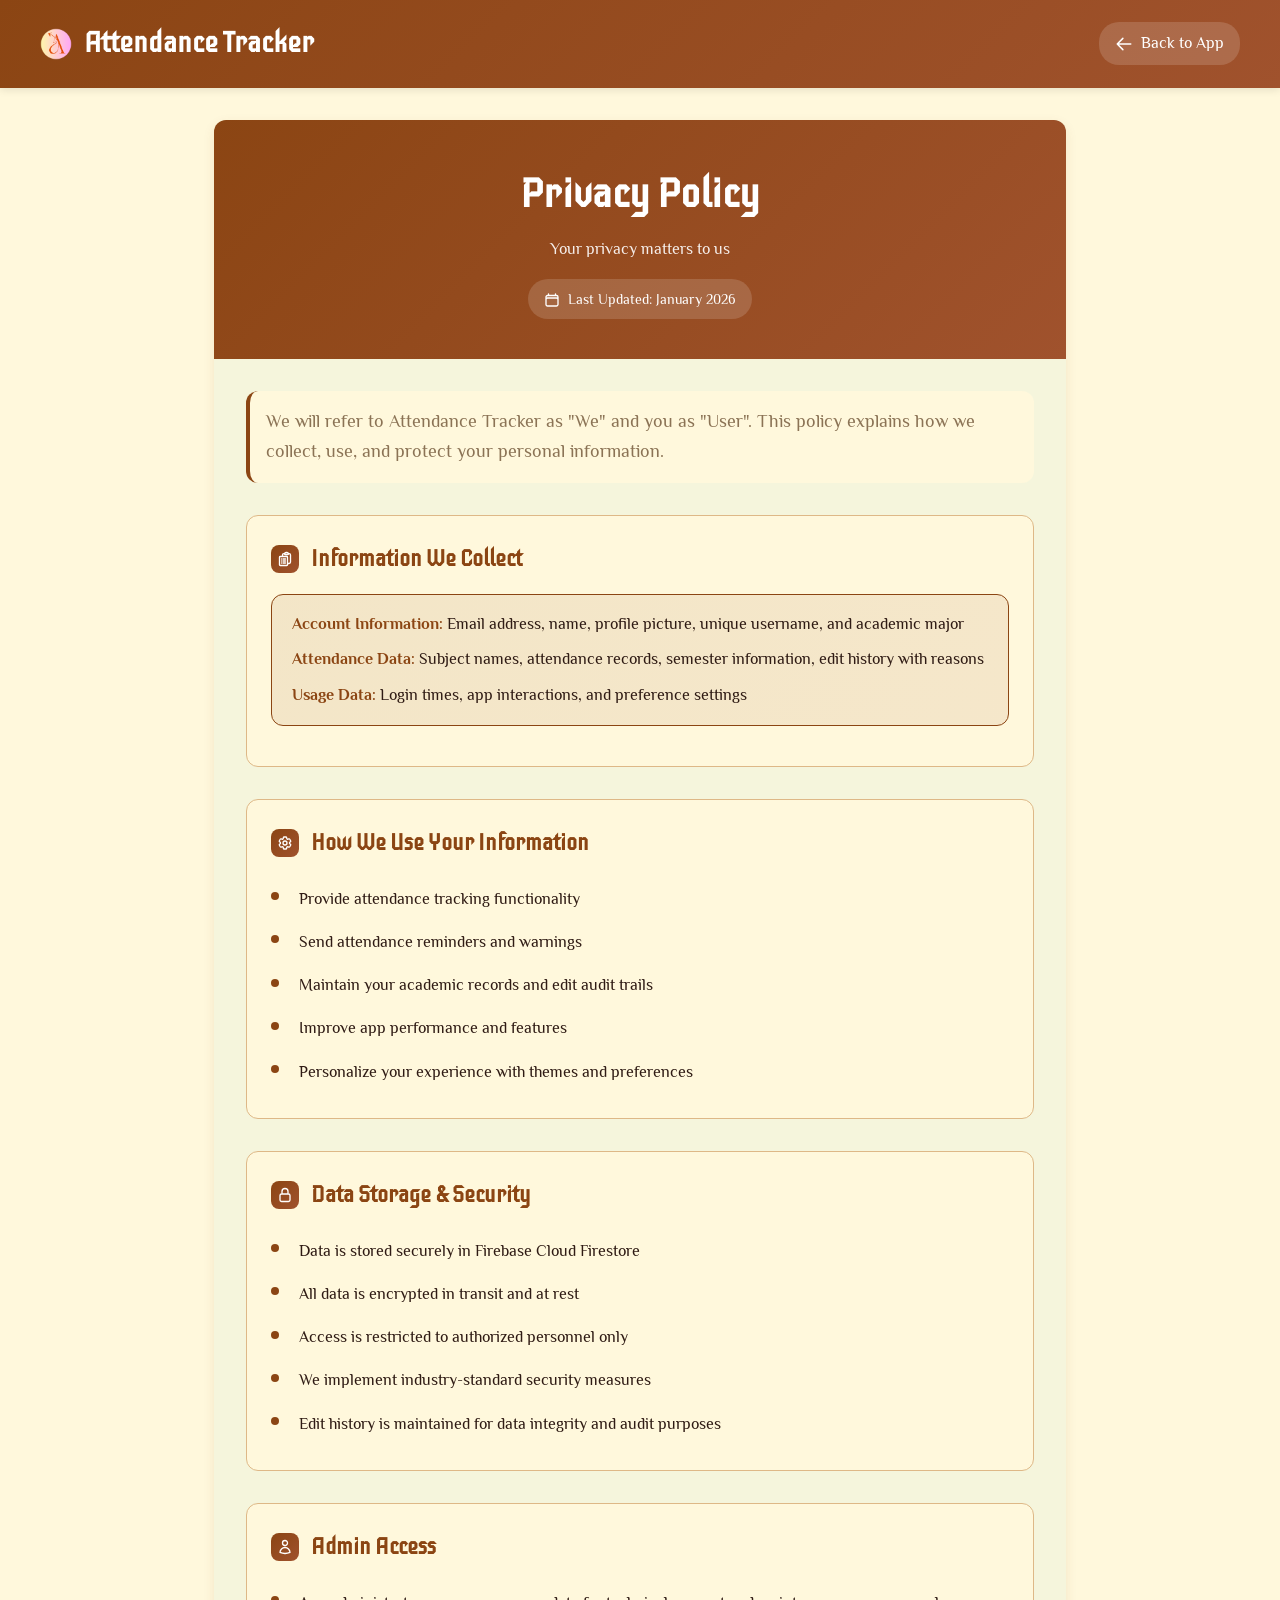
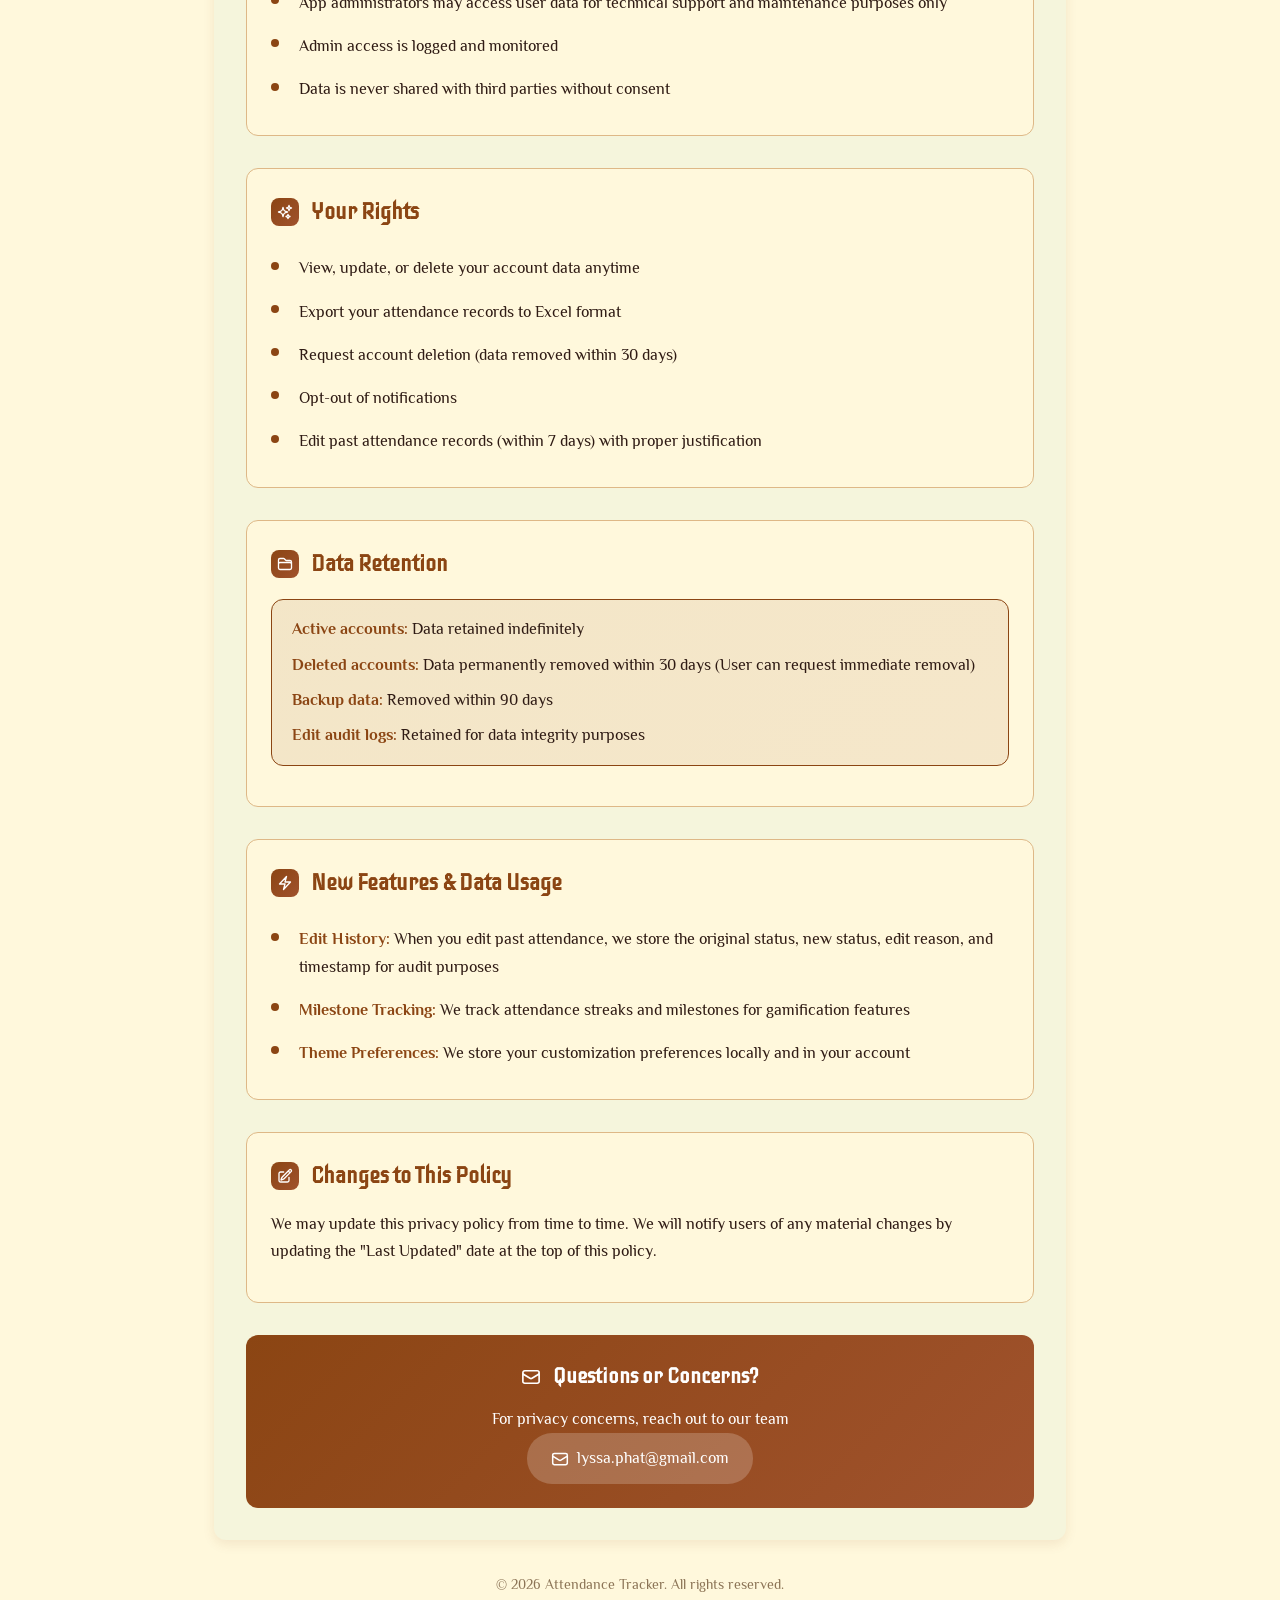
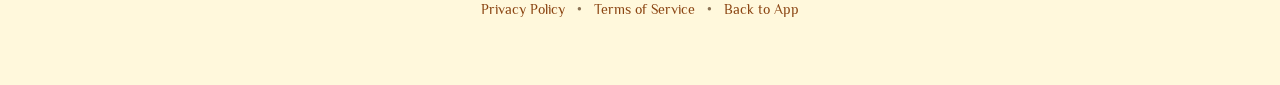
<file: privacy.html>
<!DOCTYPE html>
<html lang="en">

<head>
    <meta charset="UTF-8">
    <meta name="viewport" content="width=device-width, initial-scale=1.0">
    <title>Privacy Policy - Attendance Tracker</title>
    <meta name="description"
        content="Privacy Policy for Attendance Tracker - Learn how we collect, use, and protect your personal information and attendance data.">
    <meta name="keywords"
        content="privacy policy, attendance tracker, data protection, student privacy, academic records">
    <meta name="author" content="Attendance Tracker Team">

    <!-- Open Graph / Facebook -->
    <meta property="og:type" content="website">
    <meta property="og:url" content="https://attendancetracker-app.vercel.app/privacy.html">
    <meta property="og:title" content="Privacy Policy - Attendance Tracker">
    <meta property="og:description"
        content="Learn how Attendance Tracker protects your privacy and handles your academic data securely.">
    <meta property="og:image" content="https://attendancetracker-app.vercel.app/assets/preview.png">

    <!-- Twitter -->
    <meta property="twitter:card" content="summary_large_image">
    <meta property="twitter:url" content="https://attendancetracker-app.vercel.app/privacy.html">
    <meta property="twitter:title" content="Privacy Policy - Attendance Tracker">
    <meta property="twitter:description"
        content="Learn how Attendance Tracker protects your privacy and handles your academic data securely.">
    <meta property="twitter:image" content="https://attendancetracker-app.vercel.app/assets/preview.png">

    <link rel="icon" href="assets/favicon.png" type="image/png">
    <link rel="canonical" href="https://attendancetracker-app.vercel.app/privacy.html">
    <link rel="preconnect" href="https://fonts.googleapis.com">
    <link rel="preconnect" href="https://fonts.gstatic.com" crossorigin>
    <link
        href="https://fonts.googleapis.com/css2?family=Iceberg&family=Philosopher:wght@400;700&family=Inter:wght@400;500;600;700&display=swap"
        rel="stylesheet">

    <style>
        /* CSS Variables - matching main site */
        :root {
            --primary: #8B4513;
            --primary-light: #A0522D;
            --primary-dark: #654321;
            --secondary: #D2691E;
            --accent: #CD853F;
            --light-grey: #F5F5DC;
            --bg-color: #FFF8DC;
            --dark-text: #2F1B14;
            --grey-text: #8B7355;
            --light-text: #ffffff;
            --green: #228B22;
            --border-color: #DEB887;
            --border-radius: 12px;
            --shadow: 0 4px 12px rgba(139, 69, 19, 0.1);
            --transition: all 0.3s ease;
        }

        [data-theme="dark"] {
            --primary: #A0522D;
            --primary-light: #CD853F;
            --primary-dark: #8B4513;
            --secondary: #F4A460;
            --accent: #DEB887;
            --light-grey: #2C2C2C;
            --bg-color: #1A1A1A;
            --dark-text: #E5E5E5;
            --grey-text: #B0B0B0;
            --light-text: #ffffff;
            --border-color: #404040;
            --shadow: 0 4px 12px rgba(0, 0, 0, 0.3);
        }

        * {
            box-sizing: border-box;
            margin: 0;
            padding: 0;
        }

        /* Custom Scrollbar */
        ::-webkit-scrollbar {
            width: 8px;
            height: 8px;
        }

        ::-webkit-scrollbar-track {
            background: var(--light-grey);
        }

        ::-webkit-scrollbar-thumb {
            background: var(--grey-text);
            border-radius: 4px;
        }

        ::-webkit-scrollbar-thumb:hover {
            background: var(--primary);
        }

        body {
            font-family: 'Philosopher', -apple-system, BlinkMacSystemFont, "Segoe UI", Roboto, sans-serif;
            background-color: var(--bg-color);
            color: var(--dark-text);
            line-height: 1.7;
            min-height: 100vh;
            transition: background-color 0.3s ease, color 0.3s ease;
        }

        /* Header */
        .app-header {
            background: linear-gradient(135deg, var(--primary) 0%, var(--primary-light) 100%);
            color: var(--light-text);
            padding: 1.25rem 2.5rem;
            display: flex;
            justify-content: space-between;
            align-items: center;
            box-shadow: 0 2px 8px rgba(0, 0, 0, 0.1);
            position: sticky;
            top: 0;
            z-index: 1100;
        }

        .header-left {
            display: flex;
            align-items: center;
            gap: 0.75rem;
        }

        .header-left img {
            width: 32px;
            height: 32px;
        }

        .app-header h1 {
            font-family: 'Iceberg', serif;
            font-size: 1.75rem;
            font-weight: 600;
            margin: 0;
        }

        .header-right {
            display: flex;
            align-items: center;
            gap: 1rem;
        }

        .back-btn {
            display: inline-flex;
            align-items: center;
            gap: 0.5rem;
            color: var(--light-text);
            text-decoration: none;
            font-weight: 500;
            padding: 0.5rem 1rem;
            border-radius: 20px;
            transition: var(--transition);
            background: rgba(255, 255, 255, 0.15);
        }

        .back-btn:hover {
            background: rgba(255, 255, 255, 0.25);
            transform: translateY(-2px);
        }

        .back-btn svg {
            width: 18px;
            height: 18px;
        }

        /* Main Content */
        main {
            max-width: 900px;
            margin: 0 auto;
            padding: 2rem 1.5rem;
        }

        .policy-container {
            background: var(--light-grey);
            border-radius: var(--border-radius);
            box-shadow: var(--shadow);
            overflow: hidden;
            animation: fadeInUp 0.5s ease;
        }

        @keyframes fadeInUp {
            from {
                opacity: 0;
                transform: translateY(20px);
            }

            to {
                opacity: 1;
                transform: translateY(0);
            }
        }

        .policy-header {
            background: linear-gradient(135deg, var(--primary) 0%, var(--primary-light) 100%);
            color: var(--light-text);
            padding: 2.5rem 2rem;
            text-align: center;
        }

        .policy-header h2 {
            font-family: 'Iceberg', serif;
            font-size: 2.5rem;
            margin-bottom: 0.5rem;
        }

        .policy-header .subtitle {
            opacity: 0.9;
            font-size: 1rem;
        }

        .policy-header .last-updated {
            margin-top: 1rem;
            padding: 0.5rem 1rem;
            background: rgba(255, 255, 255, 0.15);
            border-radius: 20px;
            display: inline-block;
            font-size: 0.9rem;
        }

        .policy-content {
            padding: 2rem;
        }

        .intro-text {
            font-size: 1.1rem;
            color: var(--grey-text);
            margin-bottom: 2rem;
            padding: 1rem;
            background: var(--bg-color);
            border-radius: var(--border-radius);
            border-left: 4px solid var(--primary);
        }

        .policy-section {
            margin-bottom: 2rem;
            padding: 1.5rem;
            background: var(--bg-color);
            border-radius: var(--border-radius);
            border: 1px solid var(--border-color);
            transition: var(--transition);
        }

        .policy-section:hover {
            transform: translateY(-2px);
            box-shadow: 0 6px 20px rgba(0, 0, 0, 0.1);
        }

        .policy-section h3 {
            font-family: 'Iceberg', serif;
            color: var(--primary);
            font-size: 1.4rem;
            margin-bottom: 1rem;
            display: flex;
            align-items: center;
            gap: 0.75rem;
        }

        .policy-section h3 .icon {
            width: 28px;
            height: 28px;
            display: flex;
            align-items: center;
            justify-content: center;
            background: linear-gradient(135deg, var(--primary) 0%, var(--primary-light) 100%);
            color: white;
            border-radius: 8px;
            font-size: 1rem;
        }

        .policy-section p {
            margin-bottom: 0.75rem;
            color: var(--dark-text);
        }

        .policy-section ul {
            margin: 0;
            padding-left: 0;
            list-style: none;
        }

        .policy-section li {
            padding: 0.5rem 0 0.5rem 1.75rem;
            position: relative;
            color: var(--dark-text);
        }

        .policy-section li::before {
            content: '';
            position: absolute;
            left: 0;
            top: 0.9rem;
            width: 8px;
            height: 8px;
            background: var(--primary);
            border-radius: 50%;
        }

        .policy-section strong {
            color: var(--primary);
        }

        .highlight-box {
            background: linear-gradient(135deg, rgba(139, 69, 19, 0.1) 0%, rgba(160, 82, 45, 0.1) 100%);
            border: 1px solid var(--primary);
            border-radius: var(--border-radius);
            padding: 1rem 1.25rem;
            margin: 1rem 0;
        }

        .highlight-box p {
            margin-bottom: 0.5rem;
        }

        .highlight-box p:last-child {
            margin-bottom: 0;
        }

        /* Contact Card */
        .contact-card {
            background: linear-gradient(135deg, var(--primary) 0%, var(--primary-light) 100%);
            color: var(--light-text);
            padding: 1.5rem;
            border-radius: var(--border-radius);
            text-align: center;
            margin-top: 2rem;
        }

        .contact-card h3 {
            font-family: 'Iceberg', serif;
            font-size: 1.3rem;
            margin-bottom: 0.75rem;
        }

        .contact-card a {
            display: inline-flex;
            align-items: center;
            gap: 0.5rem;
            color: var(--light-text);
            text-decoration: none;
            padding: 0.75rem 1.5rem;
            background: rgba(255, 255, 255, 0.2);
            border-radius: 25px;
            font-weight: 500;
            transition: var(--transition);
        }

        .contact-card a:hover {
            background: rgba(255, 255, 255, 0.3);
            transform: translateY(-2px);
        }

        /* Footer */
        .page-footer {
            text-align: center;
            padding: 2rem;
            color: var(--grey-text);
            font-size: 0.9rem;
        }

        .page-footer a {
            color: var(--primary);
            text-decoration: none;
            margin: 0 0.5rem;
        }

        .page-footer a:hover {
            text-decoration: underline;
        }

        /* Responsive */
        @media (max-width: 768px) {
            .app-header {
                padding: 1rem 1.25rem;
                flex-wrap: wrap;
                gap: 0.75rem;
            }

            .app-header h1 {
                font-size: 1.35rem;
            }

            .back-btn span {
                display: none;
            }

            main {
                padding: 1rem;
            }

            .policy-header {
                padding: 1.5rem 1rem;
            }

            .policy-header h2 {
                font-size: 1.75rem;
            }

            .policy-content {
                padding: 1rem;
            }

            .policy-section {
                padding: 1rem;
            }

            .policy-section h3 {
                font-size: 1.2rem;
            }
        }
    </style>
</head>

<body data-theme="light">
    <header class="app-header">
        <div class="header-left">
            <img src="assets/favicon.png" alt="Attendance Tracker Logo">
            <h1>Attendance Tracker</h1>
        </div>
        <div class="header-right">
            <a href="index.html" class="back-btn">
                <svg xmlns="http://www.w3.org/2000/svg" fill="none" viewBox="0 0 24 24" stroke-width="2"
                    stroke="currentColor">
                    <path stroke-linecap="round" stroke-linejoin="round" d="M10.5 19.5L3 12m0 0l7.5-7.5M3 12h18" />
                </svg>
                <span>Back to App</span>
            </a>
        </div>
    </header>

    <main>
        <div class="policy-container">
            <div class="policy-header">
                <h2>Privacy Policy</h2>
                <p class="subtitle">Your privacy matters to us</p>
                <div class="last-updated">
                    <svg xmlns="http://www.w3.org/2000/svg" fill="none" viewBox="0 0 24 24" stroke-width="2"
                        stroke="currentColor"
                        style="width: 16px; height: 16px; vertical-align: middle; margin-right: 4px;">
                        <path stroke-linecap="round" stroke-linejoin="round"
                            d="M6.75 3v2.25M17.25 3v2.25M3 18.75V7.5a2.25 2.25 0 012.25-2.25h13.5A2.25 2.25 0 0121 7.5v11.25m-18 0A2.25 2.25 0 005.25 21h13.5A2.25 2.25 0 0021 18.75m-18 0v-7.5A2.25 2.25 0 015.25 9h13.5A2.25 2.25 0 0121 11.25v7.5" />
                    </svg>
                    Last Updated: January 2026
                </div>
            </div>

            <div class="policy-content">
                <div class="intro-text">
                    We will refer to Attendance Tracker as "We" and you as "User". This policy explains how we collect,
                    use, and protect your personal information.
                </div>

                <div class="policy-section">
                    <h3><span class="icon">
                            <svg xmlns="http://www.w3.org/2000/svg" fill="none" viewBox="0 0 24 24" stroke-width="2"
                                stroke="currentColor" style="width: 16px; height: 16px;">
                                <path stroke-linecap="round" stroke-linejoin="round"
                                    d="M9 12h3.75M9 15h3.75M9 18h3.75m3 .75H18a2.25 2.25 0 002.25-2.25V6.108c0-1.135-.845-2.098-1.976-2.192a48.424 48.424 0 00-1.123-.08m-5.801 0c-.065.21-.1.433-.1.664 0 .414.336.75.75.75h4.5a.75.75 0 00.75-.75 2.25 2.25 0 00-.1-.664m-5.8 0A2.251 2.251 0 0113.5 2.25H15c1.012 0 1.867.668 2.15 1.586m-5.8 0c-.376.023-.75.05-1.124.08C9.095 4.01 8.25 4.973 8.25 6.108V8.25m0 0H4.875c-.621 0-1.125.504-1.125 1.125v11.25c0 .621.504 1.125 1.125 1.125h9.75c.621 0 1.125-.504 1.125-1.125V9.375c0-.621-.504-1.125-1.125-1.125H8.25zM6.75 12h.008v.008H6.75V12zm0 3h.008v.008H6.75V15zm0 3h.008v.008H6.75V18z" />
                            </svg>
                        </span> Information We Collect</h3>
                    <div class="highlight-box">
                        <p><strong>Account Information:</strong> Email address, name, profile picture, unique username,
                            and academic major</p>
                        <p><strong>Attendance Data:</strong> Subject names, attendance records, semester information,
                            edit history with reasons</p>
                        <p><strong>Usage Data:</strong> Login times, app interactions, and preference settings</p>
                    </div>
                </div>

                <div class="policy-section">
                    <h3><span class="icon">
                            <svg xmlns="http://www.w3.org/2000/svg" fill="none" viewBox="0 0 24 24" stroke-width="2"
                                stroke="currentColor" style="width: 16px; height: 16px;">
                                <path stroke-linecap="round" stroke-linejoin="round"
                                    d="M9.594 3.94c.09-.542.56-.94 1.11-.94h2.593c.55 0 1.02.398 1.11.94l.213 1.281c.063.374.313.686.645.87.074.04.147.083.22.127.324.196.72.257 1.075.124l1.217-.456a1.125 1.125 0 011.37.49l1.296 2.247a1.125 1.125 0 01-.26 1.431l-1.003.827c-.293.24-.438.613-.431.992a6.759 6.759 0 010 .255c-.007.378.138.75.43.99l1.005.828c.424.35.534.954.26 1.43l-1.298 2.247a1.125 1.125 0 01-1.369.491l-1.217-.456c-.355-.133-.75-.072-1.076.124a6.57 6.57 0 01-.22.128c-.331.183-.581.495-.644.869l-.213 1.28c-.09.543-.56.941-1.11.941h-2.594c-.55 0-1.02-.398-1.11-.94l-.213-1.281c-.062-.374-.312-.686-.644-.87a6.52 6.52 0 01-.22-.127c-.325-.196-.72-.257-1.076-.124l-1.217.456a1.125 1.125 0 01-1.369-.49l-1.297-2.247a1.125 1.125 0 01.26-1.431l1.004-.827c.292-.24.437-.613.43-.992a6.932 6.932 0 010-.255c.007-.378-.138-.75-.43-.99l-1.004-.828a1.125 1.125 0 01-.26-1.43l1.297-2.247a1.125 1.125 0 011.37-.491l1.216.456c.356.133.751.072 1.076-.124.072-.044.146-.087.22-.128.332-.183.582-.495.644-.869l.214-1.281z" />
                                <path stroke-linecap="round" stroke-linejoin="round"
                                    d="M15 12a3 3 0 11-6 0 3 3 0 016 0z" />
                            </svg>
                        </span> How We Use Your Information</h3>
                    <ul>
                        <li>Provide attendance tracking functionality</li>
                        <li>Send attendance reminders and warnings</li>
                        <li>Maintain your academic records and edit audit trails</li>
                        <li>Improve app performance and features</li>
                        <li>Personalize your experience with themes and preferences</li>
                    </ul>
                </div>

                <div class="policy-section">
                    <h3><span class="icon">
                            <svg xmlns="http://www.w3.org/2000/svg" fill="none" viewBox="0 0 24 24" stroke-width="2"
                                stroke="currentColor" style="width: 16px; height: 16px;">
                                <path stroke-linecap="round" stroke-linejoin="round"
                                    d="M16.5 10.5V6.75a4.5 4.5 0 10-9 0v3.75m-.75 11.25h10.5a2.25 2.25 0 002.25-2.25v-6.75a2.25 2.25 0 00-2.25-2.25H6.75a2.25 2.25 0 00-2.25 2.25v6.75a2.25 2.25 0 002.25 2.25z" />
                            </svg>
                        </span> Data Storage & Security</h3>
                    <ul>
                        <li>Data is stored securely in Firebase Cloud Firestore</li>
                        <li>All data is encrypted in transit and at rest</li>
                        <li>Access is restricted to authorized personnel only</li>
                        <li>We implement industry-standard security measures</li>
                        <li>Edit history is maintained for data integrity and audit purposes</li>
                    </ul>
                </div>

                <div class="policy-section">
                    <h3><span class="icon">
                            <svg xmlns="http://www.w3.org/2000/svg" fill="none" viewBox="0 0 24 24" stroke-width="2"
                                stroke="currentColor" style="width: 16px; height: 16px;">
                                <path stroke-linecap="round" stroke-linejoin="round"
                                    d="M15.75 6a3.75 3.75 0 11-7.5 0 3.75 3.75 0 017.5 0zM4.501 20.118a7.5 7.5 0 0114.998 0A17.933 17.933 0 0112 21.75c-2.676 0-5.216-.584-7.499-1.632z" />
                            </svg>
                        </span> Admin Access</h3>
                    <ul>
                        <li>App administrators may access user data for technical support and maintenance purposes only
                        </li>
                        <li>Admin access is logged and monitored</li>
                        <li>Data is never shared with third parties without consent</li>
                    </ul>
                </div>

                <div class="policy-section">
                    <h3><span class="icon">
                            <svg xmlns="http://www.w3.org/2000/svg" fill="none" viewBox="0 0 24 24" stroke-width="2"
                                stroke="currentColor" style="width: 16px; height: 16px;">
                                <path stroke-linecap="round" stroke-linejoin="round"
                                    d="M9.813 15.904L9 18.75l-.813-2.846a4.5 4.5 0 00-3.09-3.09L2.25 12l2.846-.813a4.5 4.5 0 003.09-3.09L9 5.25l.813 2.846a4.5 4.5 0 003.09 3.09L15.75 12l-2.846.813a4.5 4.5 0 00-3.09 3.09zM18.259 8.715L18 9.75l-.259-1.035a3.375 3.375 0 00-2.455-2.456L14.25 6l1.036-.259a3.375 3.375 0 002.455-2.456L18 2.25l.259 1.035a3.375 3.375 0 002.456 2.456L21.75 6l-1.035.259a3.375 3.375 0 00-2.456 2.456zM16.894 20.567L16.5 21.75l-.394-1.183a2.25 2.25 0 00-1.423-1.423L13.5 18.75l1.183-.394a2.25 2.25 0 001.423-1.423l.394-1.183.394 1.183a2.25 2.25 0 001.423 1.423l1.183.394-1.183.394a2.25 2.25 0 00-1.423 1.423z" />
                            </svg>
                        </span> Your Rights</h3>
                    <ul>
                        <li>View, update, or delete your account data anytime</li>
                        <li>Export your attendance records to Excel format</li>
                        <li>Request account deletion (data removed within 30 days)</li>
                        <li>Opt-out of notifications</li>
                        <li>Edit past attendance records (within 7 days) with proper justification</li>
                    </ul>
                </div>

                <div class="policy-section">
                    <h3><span class="icon">
                            <svg xmlns="http://www.w3.org/2000/svg" fill="none" viewBox="0 0 24 24" stroke-width="2"
                                stroke="currentColor" style="width: 16px; height: 16px;">
                                <path stroke-linecap="round" stroke-linejoin="round"
                                    d="M2.25 12.75V12A2.25 2.25 0 014.5 9.75h15A2.25 2.25 0 0121.75 12v.75m-8.69-6.44l-2.12-2.12a1.5 1.5 0 00-1.061-.44H4.5A2.25 2.25 0 002.25 6v12a2.25 2.25 0 002.25 2.25h15A2.25 2.25 0 0021.75 18V9a2.25 2.25 0 00-2.25-2.25h-5.379a1.5 1.5 0 01-1.06-.44z" />
                            </svg>
                        </span> Data Retention</h3>
                    <div class="highlight-box">
                        <p><strong>Active accounts:</strong> Data retained indefinitely</p>
                        <p><strong>Deleted accounts:</strong> Data permanently removed within 30 days (User can request
                            immediate removal)</p>
                        <p><strong>Backup data:</strong> Removed within 90 days</p>
                        <p><strong>Edit audit logs:</strong> Retained for data integrity purposes</p>
                    </div>
                </div>

                <div class="policy-section">
                    <h3><span class="icon">
                            <svg xmlns="http://www.w3.org/2000/svg" fill="none" viewBox="0 0 24 24" stroke-width="2"
                                stroke="currentColor" style="width: 16px; height: 16px;">
                                <path stroke-linecap="round" stroke-linejoin="round"
                                    d="M3.75 13.5l10.5-11.25L12 10.5h8.25L9.75 21.75 12 13.5H3.75z" />
                            </svg>
                        </span> New Features & Data Usage</h3>
                    <ul>
                        <li><strong>Edit History:</strong> When you edit past attendance, we store the original status,
                            new status, edit reason, and timestamp for audit purposes</li>
                        <li><strong>Milestone Tracking:</strong> We track attendance streaks and milestones for
                            gamification features</li>
                        <li><strong>Theme Preferences:</strong> We store your customization preferences locally and in
                            your account</li>
                    </ul>
                </div>

                <div class="policy-section">
                    <h3><span class="icon">
                            <svg xmlns="http://www.w3.org/2000/svg" fill="none" viewBox="0 0 24 24" stroke-width="2"
                                stroke="currentColor" style="width: 16px; height: 16px;">
                                <path stroke-linecap="round" stroke-linejoin="round"
                                    d="M16.862 4.487l1.687-1.688a1.875 1.875 0 112.652 2.652L10.582 16.07a4.5 4.5 0 01-1.897 1.13L6 18l.8-2.685a4.5 4.5 0 011.13-1.897l8.932-8.931zm0 0L19.5 7.125M18 14v4.75A2.25 2.25 0 0115.75 21H5.25A2.25 2.25 0 013 18.75V8.25A2.25 2.25 0 015.25 6H10" />
                            </svg>
                        </span> Changes to This Policy</h3>
                    <p>We may update this privacy policy from time to time. We will notify users of any material changes
                        by updating the "Last Updated" date at the top of this policy.</p>
                </div>

                <div class="contact-card">
                    <h3>
                        <svg xmlns="http://www.w3.org/2000/svg" fill="none" viewBox="0 0 24 24" stroke-width="2"
                            stroke="currentColor"
                            style="width: 20px; height: 20px; margin-right: 8px; vertical-align: middle;">
                            <path stroke-linecap="round" stroke-linejoin="round"
                                d="M21.75 6.75v10.5a2.25 2.25 0 01-2.25 2.25h-15a2.25 2.25 0 01-2.25-2.25V6.75m19.5 0A2.25 2.25 0 0019.5 4.5h-15a2.25 2.25 0 00-2.25 2.25m19.5 0v.243a2.25 2.25 0 01-1.07 1.916l-7.5 4.615a2.25 2.25 0 01-2.36 0L3.32 8.91a2.25 2.25 0 01-1.07-1.916V6.75" />
                        </svg>
                        Questions or Concerns?
                    </h3>
                    <p>For privacy concerns, reach out to our team</p>
                    <a href="mailto:lyssa.phat@gmail.com">
                        <svg xmlns="http://www.w3.org/2000/svg" fill="none" viewBox="0 0 24 24" stroke-width="2"
                            stroke="currentColor" style="width: 18px; height: 18px;">
                            <path stroke-linecap="round" stroke-linejoin="round"
                                d="M21.75 6.75v10.5a2.25 2.25 0 01-2.25 2.25h-15a2.25 2.25 0 01-2.25-2.25V6.75m19.5 0A2.25 2.25 0 0019.5 4.5h-15a2.25 2.25 0 00-2.25 2.25m19.5 0v.243a2.25 2.25 0 01-1.07 1.916l-7.5 4.615a2.25 2.25 0 01-2.36 0L3.32 8.91a2.25 2.25 0 01-1.07-1.916V6.75" />
                        </svg>
                        lyssa.phat@gmail.com
                    </a>
                </div>
            </div>
        </div>

        <footer class="page-footer">
            <p>© 2026 Attendance Tracker. All rights reserved.</p>
            <p>
                <a href="privacy.html">Privacy Policy</a> •
                <a href="terms.html">Terms of Service</a> •
                <a href="index.html">Back to App</a>
            </p>
        </footer>
    </main>

    <script>
        // Apply saved theme from main site
        const savedTheme = localStorage.getItem('theme') || 'light';
        document.body.setAttribute('data-theme', savedTheme);
    </script>
</body>

</html>
</file>
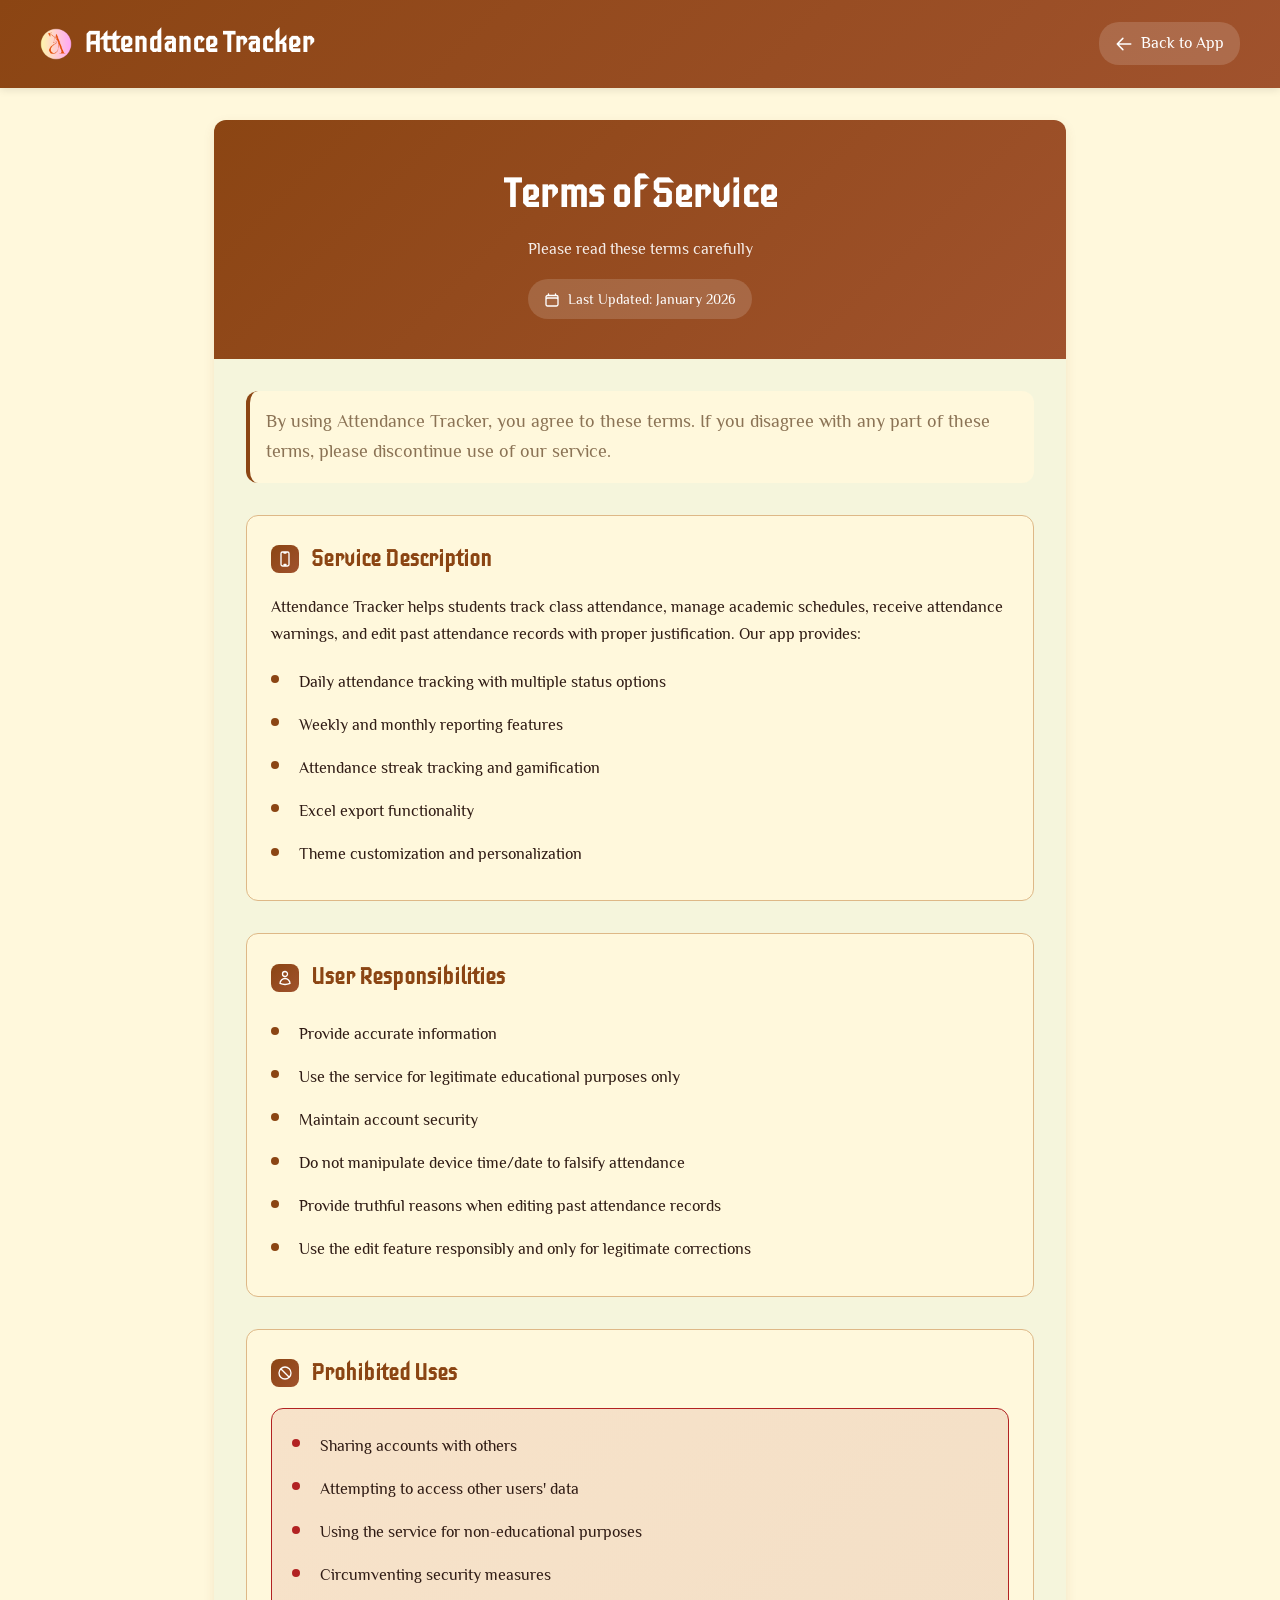
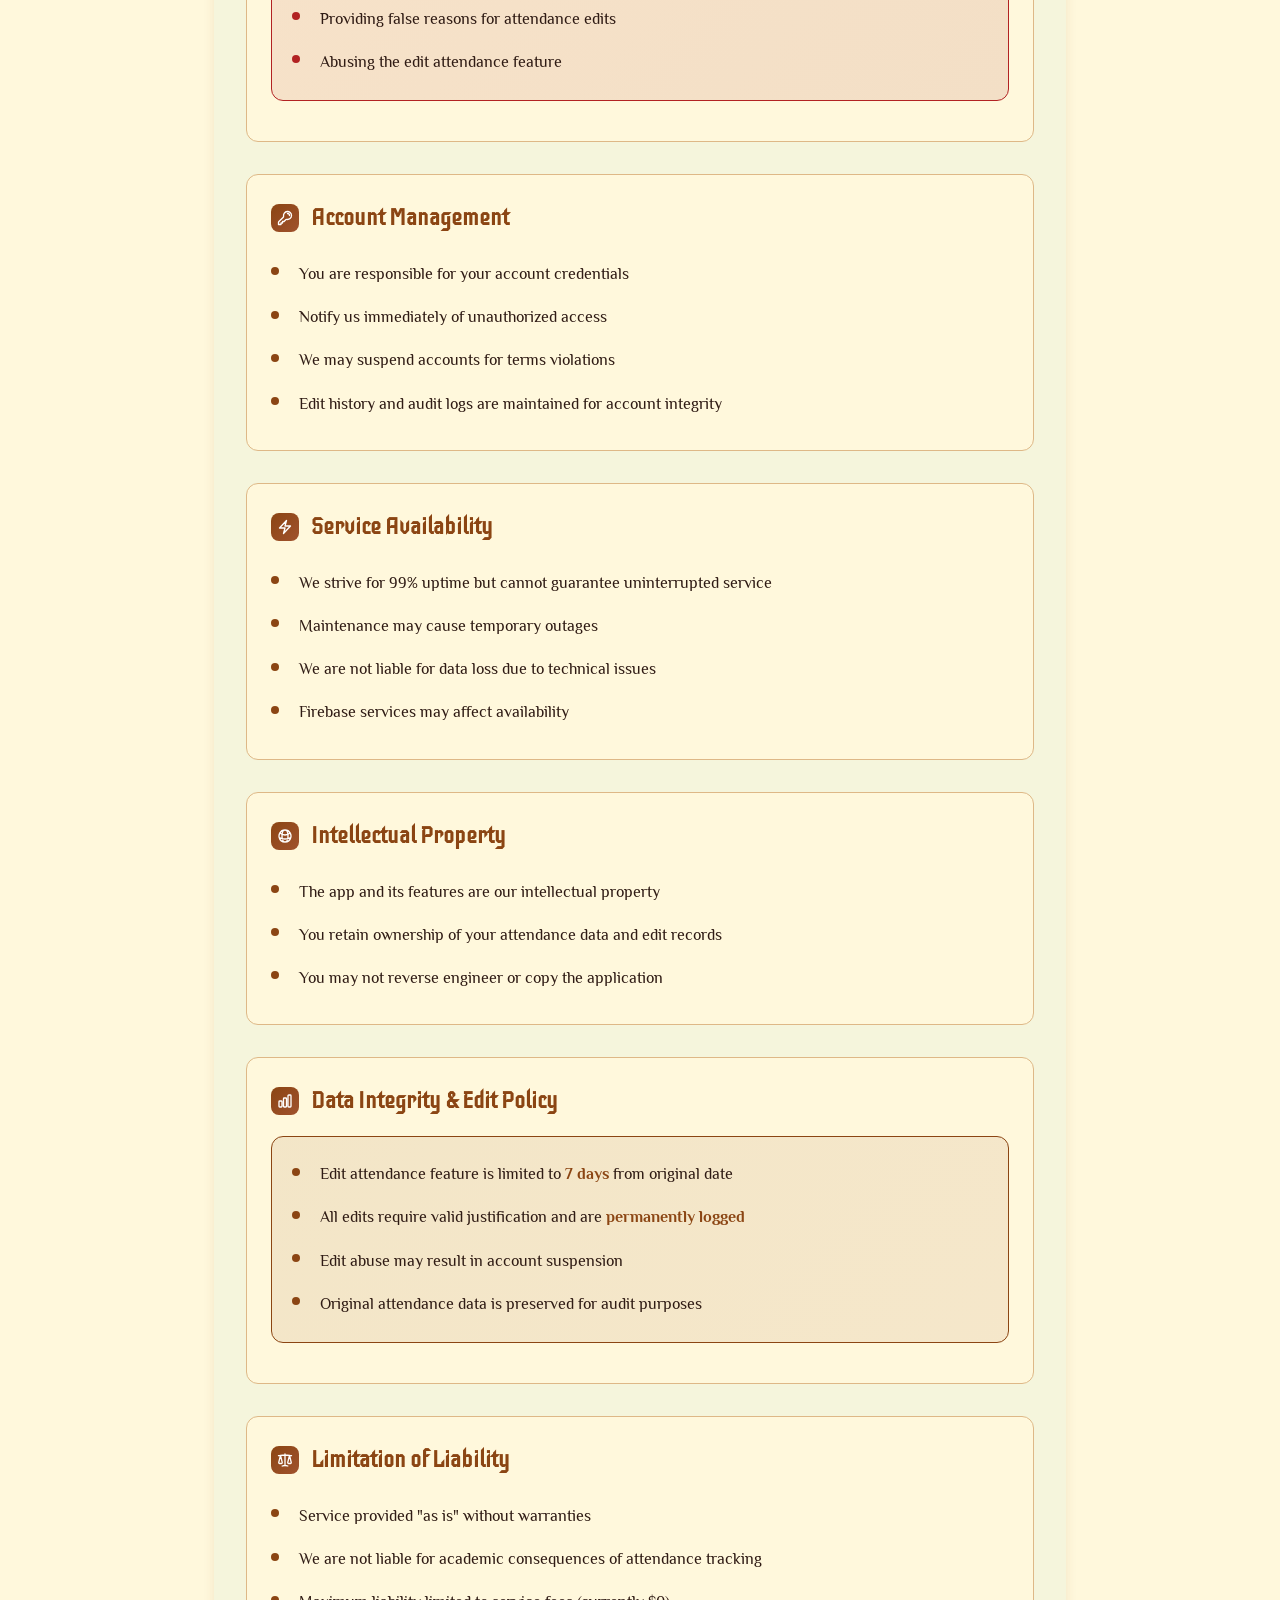
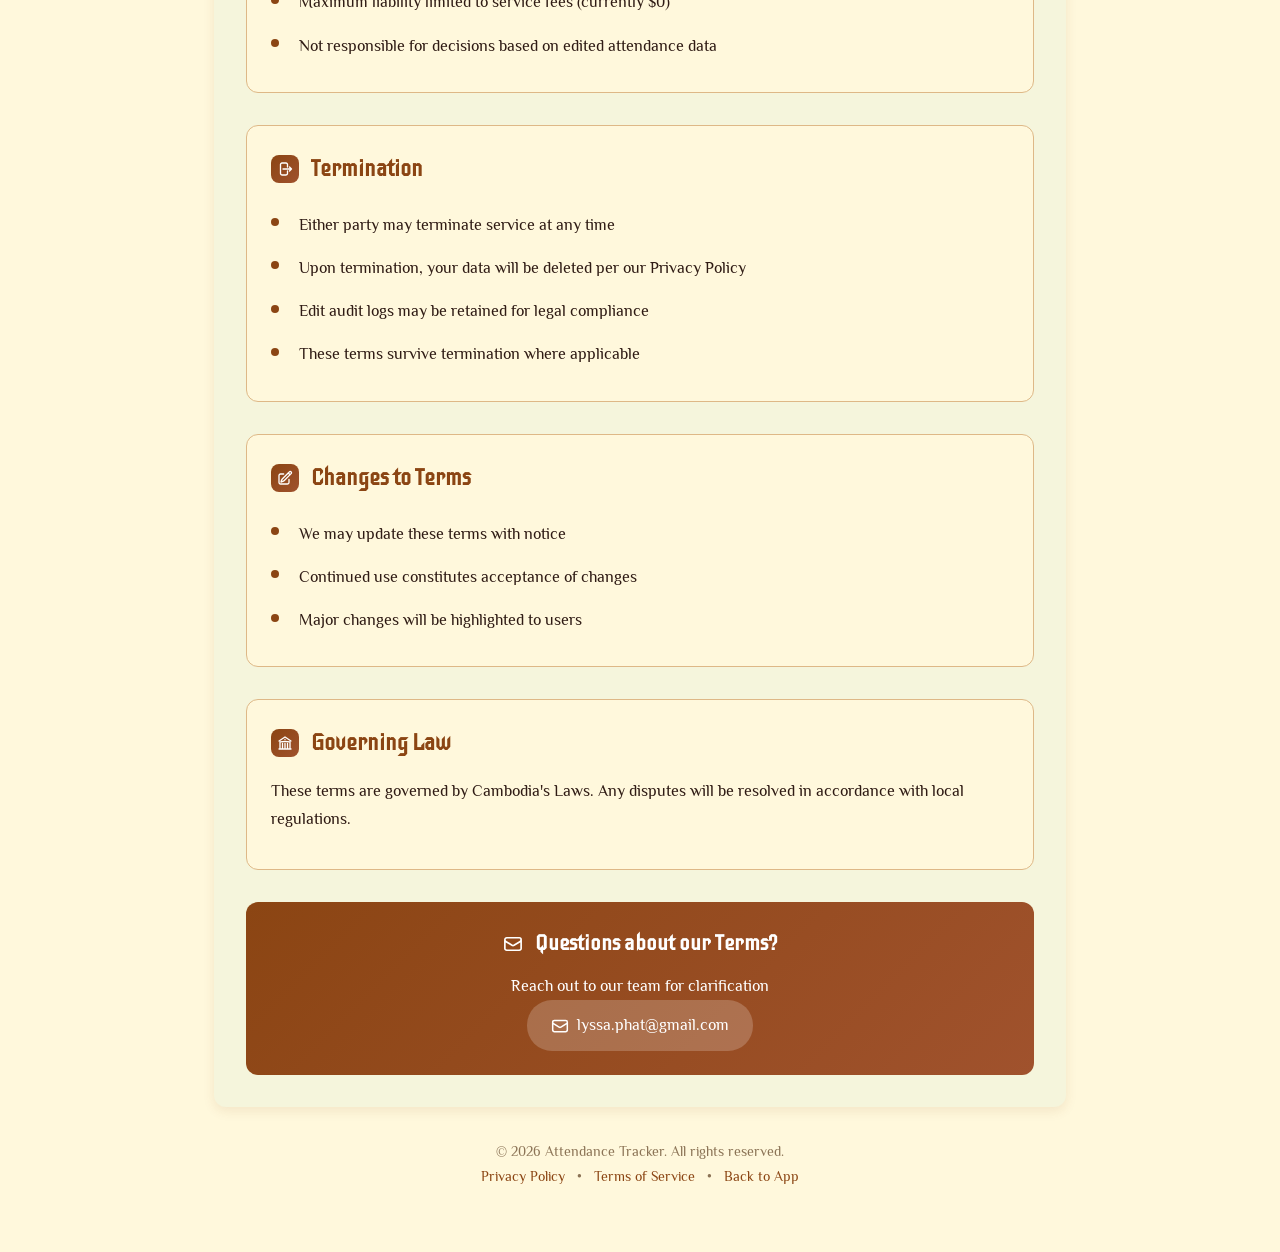
<file: terms.html>
<!DOCTYPE html>
<html lang="en">

<head>
    <meta charset="UTF-8">
    <meta name="viewport" content="width=device-width, initial-scale=1.0">
    <title>Terms of Service - Attendance Tracker</title>
    <meta name="description"
        content="Terms of Service for Attendance Tracker - Read our terms and conditions for using the attendance tracking application.">
    <meta name="keywords"
        content="terms of service, attendance tracker, user agreement, terms and conditions, academic app">
    <meta name="author" content="Attendance Tracker Team">

    <!-- Open Graph / Facebook -->
    <meta property="og:type" content="website">
    <meta property="og:url" content="https://attendancetracker-app.vercel.app/terms.html">
    <meta property="og:title" content="Terms of Service - Attendance Tracker">
    <meta property="og:description" content="Read the terms and conditions for using Attendance Tracker application.">
    <meta property="og:image" content="https://attendancetracker-app.vercel.app/assets/preview.png">

    <!-- Twitter -->
    <meta property="twitter:card" content="summary_large_image">
    <meta property="twitter:url" content="https://attendancetracker-app.vercel.app/terms.html">
    <meta property="twitter:title" content="Terms of Service - Attendance Tracker">
    <meta property="twitter:description"
        content="Read the terms and conditions for using Attendance Tracker application.">
    <meta property="twitter:image" content="https://attendancetracker-app.vercel.app/assets/preview.png">

    <link rel="icon" href="assets/favicon.png" type="image/png">
    <link rel="canonical" href="https://attendancetracker-app.vercel.app/terms.html">
    <link rel="preconnect" href="https://fonts.googleapis.com">
    <link rel="preconnect" href="https://fonts.gstatic.com" crossorigin>
    <link
        href="https://fonts.googleapis.com/css2?family=Iceberg&family=Philosopher:wght@400;700&family=Inter:wght@400;500;600;700&display=swap"
        rel="stylesheet">

    <style>
        /* CSS Variables - matching main site */
        :root {
            --primary: #8B4513;
            --primary-light: #A0522D;
            --primary-dark: #654321;
            --secondary: #D2691E;
            --accent: #CD853F;
            --light-grey: #F5F5DC;
            --bg-color: #FFF8DC;
            --dark-text: #2F1B14;
            --grey-text: #8B7355;
            --light-text: #ffffff;
            --green: #228B22;
            --red: #B22222;
            --border-color: #DEB887;
            --border-radius: 12px;
            --shadow: 0 4px 12px rgba(139, 69, 19, 0.1);
            --transition: all 0.3s ease;
        }

        [data-theme="dark"] {
            --primary: #A0522D;
            --primary-light: #CD853F;
            --primary-dark: #8B4513;
            --secondary: #F4A460;
            --accent: #DEB887;
            --light-grey: #2C2C2C;
            --bg-color: #1A1A1A;
            --dark-text: #E5E5E5;
            --grey-text: #B0B0B0;
            --light-text: #ffffff;
            --red: #FF6B6B;
            --border-color: #404040;
            --shadow: 0 4px 12px rgba(0, 0, 0, 0.3);
        }

        * {
            box-sizing: border-box;
            margin: 0;
            padding: 0;
        }

        /* Custom Scrollbar */
        ::-webkit-scrollbar {
            width: 8px;
            height: 8px;
        }

        ::-webkit-scrollbar-track {
            background: var(--light-grey);
        }

        ::-webkit-scrollbar-thumb {
            background: var(--grey-text);
            border-radius: 4px;
        }

        ::-webkit-scrollbar-thumb:hover {
            background: var(--primary);
        }

        body {
            font-family: 'Philosopher', -apple-system, BlinkMacSystemFont, "Segoe UI", Roboto, sans-serif;
            background-color: var(--bg-color);
            color: var(--dark-text);
            line-height: 1.7;
            min-height: 100vh;
            transition: background-color 0.3s ease, color 0.3s ease;
        }

        /* Header */
        .app-header {
            background: linear-gradient(135deg, var(--primary) 0%, var(--primary-light) 100%);
            color: var(--light-text);
            padding: 1.25rem 2.5rem;
            display: flex;
            justify-content: space-between;
            align-items: center;
            box-shadow: 0 2px 8px rgba(0, 0, 0, 0.1);
            position: sticky;
            top: 0;
            z-index: 1100;
        }

        .header-left {
            display: flex;
            align-items: center;
            gap: 0.75rem;
        }

        .header-left img {
            width: 32px;
            height: 32px;
        }

        .app-header h1 {
            font-family: 'Iceberg', serif;
            font-size: 1.75rem;
            font-weight: 600;
            margin: 0;
        }

        .header-right {
            display: flex;
            align-items: center;
            gap: 1rem;
        }

        .back-btn {
            display: inline-flex;
            align-items: center;
            gap: 0.5rem;
            color: var(--light-text);
            text-decoration: none;
            font-weight: 500;
            padding: 0.5rem 1rem;
            border-radius: 20px;
            transition: var(--transition);
            background: rgba(255, 255, 255, 0.15);
        }

        .back-btn:hover {
            background: rgba(255, 255, 255, 0.25);
            transform: translateY(-2px);
        }

        .back-btn svg {
            width: 18px;
            height: 18px;
        }

        /* Main Content */
        main {
            max-width: 900px;
            margin: 0 auto;
            padding: 2rem 1.5rem;
        }

        .terms-container {
            background: var(--light-grey);
            border-radius: var(--border-radius);
            box-shadow: var(--shadow);
            overflow: hidden;
            animation: fadeInUp 0.5s ease;
        }

        @keyframes fadeInUp {
            from {
                opacity: 0;
                transform: translateY(20px);
            }

            to {
                opacity: 1;
                transform: translateY(0);
            }
        }

        .terms-header {
            background: linear-gradient(135deg, var(--primary) 0%, var(--primary-light) 100%);
            color: var(--light-text);
            padding: 2.5rem 2rem;
            text-align: center;
        }

        .terms-header h2 {
            font-family: 'Iceberg', serif;
            font-size: 2.5rem;
            margin-bottom: 0.5rem;
        }

        .terms-header .subtitle {
            opacity: 0.9;
            font-size: 1rem;
        }

        .terms-header .last-updated {
            margin-top: 1rem;
            padding: 0.5rem 1rem;
            background: rgba(255, 255, 255, 0.15);
            border-radius: 20px;
            display: inline-block;
            font-size: 0.9rem;
        }

        .terms-content {
            padding: 2rem;
        }

        .intro-text {
            font-size: 1.1rem;
            color: var(--grey-text);
            margin-bottom: 2rem;
            padding: 1rem;
            background: var(--bg-color);
            border-radius: var(--border-radius);
            border-left: 4px solid var(--primary);
        }

        .terms-section {
            margin-bottom: 2rem;
            padding: 1.5rem;
            background: var(--bg-color);
            border-radius: var(--border-radius);
            border: 1px solid var(--border-color);
            transition: var(--transition);
        }

        .terms-section:hover {
            transform: translateY(-2px);
            box-shadow: 0 6px 20px rgba(0, 0, 0, 0.1);
        }

        .terms-section h3 {
            font-family: 'Iceberg', serif;
            color: var(--primary);
            font-size: 1.4rem;
            margin-bottom: 1rem;
            display: flex;
            align-items: center;
            gap: 0.75rem;
        }

        .terms-section h3 .icon {
            width: 28px;
            height: 28px;
            display: flex;
            align-items: center;
            justify-content: center;
            background: linear-gradient(135deg, var(--primary) 0%, var(--primary-light) 100%);
            color: white;
            border-radius: 8px;
            font-size: 1rem;
        }

        .terms-section p {
            margin-bottom: 0.75rem;
            color: var(--dark-text);
        }

        .terms-section ul {
            margin: 0;
            padding-left: 0;
            list-style: none;
        }

        .terms-section li {
            padding: 0.5rem 0 0.5rem 1.75rem;
            position: relative;
            color: var(--dark-text);
        }

        .terms-section li::before {
            content: '';
            position: absolute;
            left: 0;
            top: 0.9rem;
            width: 8px;
            height: 8px;
            background: var(--primary);
            border-radius: 50%;
        }

        .terms-section strong {
            color: var(--primary);
        }

        .warning-box {
            background: linear-gradient(135deg, rgba(178, 34, 34, 0.1) 0%, rgba(139, 0, 0, 0.1) 100%);
            border: 1px solid var(--red);
            border-radius: var(--border-radius);
            padding: 1rem 1.25rem;
            margin: 1rem 0;
        }

        .warning-box li::before {
            background: var(--red);
        }

        .highlight-box {
            background: linear-gradient(135deg, rgba(139, 69, 19, 0.1) 0%, rgba(160, 82, 45, 0.1) 100%);
            border: 1px solid var(--primary);
            border-radius: var(--border-radius);
            padding: 1rem 1.25rem;
            margin: 1rem 0;
        }

        /* Contact Card */
        .contact-card {
            background: linear-gradient(135deg, var(--primary) 0%, var(--primary-light) 100%);
            color: var(--light-text);
            padding: 1.5rem;
            border-radius: var(--border-radius);
            text-align: center;
            margin-top: 2rem;
        }

        .contact-card h3 {
            font-family: 'Iceberg', serif;
            font-size: 1.3rem;
            margin-bottom: 0.75rem;
        }

        .contact-card a {
            display: inline-flex;
            align-items: center;
            gap: 0.5rem;
            color: var(--light-text);
            text-decoration: none;
            padding: 0.75rem 1.5rem;
            background: rgba(255, 255, 255, 0.2);
            border-radius: 25px;
            font-weight: 500;
            transition: var(--transition);
        }

        .contact-card a:hover {
            background: rgba(255, 255, 255, 0.3);
            transform: translateY(-2px);
        }

        /* Footer */
        .page-footer {
            text-align: center;
            padding: 2rem;
            color: var(--grey-text);
            font-size: 0.9rem;
        }

        .page-footer a {
            color: var(--primary);
            text-decoration: none;
            margin: 0 0.5rem;
        }

        .page-footer a:hover {
            text-decoration: underline;
        }

        /* Responsive */
        @media (max-width: 768px) {
            .app-header {
                padding: 1rem 1.25rem;
                flex-wrap: wrap;
                gap: 0.75rem;
            }

            .app-header h1 {
                font-size: 1.35rem;
            }

            .back-btn span {
                display: none;
            }

            main {
                padding: 1rem;
            }

            .terms-header {
                padding: 1.5rem 1rem;
            }

            .terms-header h2 {
                font-size: 1.75rem;
            }

            .terms-content {
                padding: 1rem;
            }

            .terms-section {
                padding: 1rem;
            }

            .terms-section h3 {
                font-size: 1.2rem;
            }
        }
    </style>
</head>

<body data-theme="light">
    <header class="app-header">
        <div class="header-left">
            <img src="assets/favicon.png" alt="Attendance Tracker Logo">
            <h1>Attendance Tracker</h1>
        </div>
        <div class="header-right">
            <a href="index.html" class="back-btn">
                <svg xmlns="http://www.w3.org/2000/svg" fill="none" viewBox="0 0 24 24" stroke-width="2"
                    stroke="currentColor">
                    <path stroke-linecap="round" stroke-linejoin="round" d="M10.5 19.5L3 12m0 0l7.5-7.5M3 12h18" />
                </svg>
                <span>Back to App</span>
            </a>
        </div>
    </header>

    <main>
        <div class="terms-container">
            <div class="terms-header">
                <h2>Terms of Service</h2>
                <p class="subtitle">Please read these terms carefully</p>
                <div class="last-updated">
                    <svg xmlns="http://www.w3.org/2000/svg" fill="none" viewBox="0 0 24 24" stroke-width="2"
                        stroke="currentColor"
                        style="width: 16px; height: 16px; vertical-align: middle; margin-right: 4px;">
                        <path stroke-linecap="round" stroke-linejoin="round"
                            d="M6.75 3v2.25M17.25 3v2.25M3 18.75V7.5a2.25 2.25 0 012.25-2.25h13.5A2.25 2.25 0 0121 7.5v11.25m-18 0A2.25 2.25 0 005.25 21h13.5A2.25 2.25 0 0021 18.75m-18 0v-7.5A2.25 2.25 0 015.25 9h13.5A2.25 2.25 0 0121 11.25v7.5" />
                    </svg>
                    Last Updated: January 2026
                </div>
            </div>

            <div class="terms-content">
                <div class="intro-text">
                    By using Attendance Tracker, you agree to these terms. If you disagree with any part of these terms,
                    please discontinue use of our service.
                </div>

                <div class="terms-section">
                    <h3><span class="icon">
                            <svg xmlns="http://www.w3.org/2000/svg" fill="none" viewBox="0 0 24 24" stroke-width="2"
                                stroke="currentColor" style="width: 16px; height: 16px;">
                                <path stroke-linecap="round" stroke-linejoin="round"
                                    d="M10.5 1.5H8.25A2.25 2.25 0 006 3.75v16.5a2.25 2.25 0 002.25 2.25h7.5A2.25 2.25 0 0018 20.25V3.75a2.25 2.25 0 00-2.25-2.25H13.5m-3 0V3h3V1.5m-3 0h3m-3 18.75h3" />
                            </svg>
                        </span> Service Description</h3>
                    <p>Attendance Tracker helps students track class attendance, manage academic schedules, receive
                        attendance warnings, and edit past attendance records with proper justification. Our app
                        provides:</p>
                    <ul>
                        <li>Daily attendance tracking with multiple status options</li>
                        <li>Weekly and monthly reporting features</li>
                        <li>Attendance streak tracking and gamification</li>
                        <li>Excel export functionality</li>
                        <li>Theme customization and personalization</li>
                    </ul>
                </div>

                <div class="terms-section">
                    <h3><span class="icon">
                            <svg xmlns="http://www.w3.org/2000/svg" fill="none" viewBox="0 0 24 24" stroke-width="2"
                                stroke="currentColor" style="width: 16px; height: 16px;">
                                <path stroke-linecap="round" stroke-linejoin="round"
                                    d="M15.75 6a3.75 3.75 0 11-7.5 0 3.75 3.75 0 017.5 0zM4.501 20.118a7.5 7.5 0 0114.998 0A17.933 17.933 0 0112 21.75c-2.676 0-5.216-.584-7.499-1.632z" />
                            </svg>
                        </span> User Responsibilities</h3>
                    <ul>
                        <li>Provide accurate information</li>
                        <li>Use the service for legitimate educational purposes only</li>
                        <li>Maintain account security</li>
                        <li>Do not manipulate device time/date to falsify attendance</li>
                        <li>Provide truthful reasons when editing past attendance records</li>
                        <li>Use the edit feature responsibly and only for legitimate corrections</li>
                    </ul>
                </div>

                <div class="terms-section">
                    <h3><span class="icon">
                            <svg xmlns="http://www.w3.org/2000/svg" fill="none" viewBox="0 0 24 24" stroke-width="2"
                                stroke="currentColor" style="width: 16px; height: 16px;">
                                <path stroke-linecap="round" stroke-linejoin="round"
                                    d="M18.364 18.364A9 9 0 005.636 5.636m12.728 12.728A9 9 0 015.636 5.636m12.728 12.728L5.636 5.636" />
                            </svg>
                        </span> Prohibited Uses</h3>
                    <div class="warning-box">
                        <ul>
                            <li>Sharing accounts with others</li>
                            <li>Attempting to access other users' data</li>
                            <li>Using the service for non-educational purposes</li>
                            <li>Circumventing security measures</li>
                            <li>Providing false reasons for attendance edits</li>
                            <li>Abusing the edit attendance feature</li>
                        </ul>
                    </div>
                </div>

                <div class="terms-section">
                    <h3><span class="icon">
                            <svg xmlns="http://www.w3.org/2000/svg" fill="none" viewBox="0 0 24 24" stroke-width="2"
                                stroke="currentColor" style="width: 16px; height: 16px;">
                                <path stroke-linecap="round" stroke-linejoin="round"
                                    d="M15.75 5.25a3 3 0 013 3m3 0a6 6 0 01-7.029 5.912c-.563-.097-1.159.026-1.563.43L10.5 17.25H8.25v2.25H6v2.25H2.25v-2.818c0-.597.237-1.17.659-1.591l6.499-6.499c.404-.404.527-1 .43-1.563A6 6 0 1121.75 8.25z" />
                            </svg>
                        </span> Account Management</h3>
                    <ul>
                        <li>You are responsible for your account credentials</li>
                        <li>Notify us immediately of unauthorized access</li>
                        <li>We may suspend accounts for terms violations</li>
                        <li>Edit history and audit logs are maintained for account integrity</li>
                    </ul>
                </div>

                <div class="terms-section">
                    <h3><span class="icon">
                            <svg xmlns="http://www.w3.org/2000/svg" fill="none" viewBox="0 0 24 24" stroke-width="2"
                                stroke="currentColor" style="width: 16px; height: 16px;">
                                <path stroke-linecap="round" stroke-linejoin="round"
                                    d="M3.75 13.5l10.5-11.25L12 10.5h8.25L9.75 21.75 12 13.5H3.75z" />
                            </svg>
                        </span> Service Availability</h3>
                    <ul>
                        <li>We strive for 99% uptime but cannot guarantee uninterrupted service</li>
                        <li>Maintenance may cause temporary outages</li>
                        <li>We are not liable for data loss due to technical issues</li>
                        <li>Firebase services may affect availability</li>
                    </ul>
                </div>

                <div class="terms-section">
                    <h3><span class="icon">
                            <svg xmlns="http://www.w3.org/2000/svg" fill="none" viewBox="0 0 24 24" stroke-width="2"
                                stroke="currentColor" style="width: 16px; height: 16px;">
                                <path stroke-linecap="round" stroke-linejoin="round"
                                    d="M12 21a9.004 9.004 0 008.716-6.747M12 21a9.004 9.004 0 01-8.716-6.747M12 21c2.485 0 4.5-4.03 4.5-9S14.485 3 12 3m0 18c-2.485 0-4.5-4.03-4.5-9S9.515 3 12 3m0 0a8.997 8.997 0 017.843 4.582M12 3a8.997 8.997 0 00-7.843 4.582m15.686 0A11.953 11.953 0 0112 10.5c-2.998 0-5.74-1.1-7.843-2.918m15.686 0A8.959 8.959 0 0121 12c0 .778-.099 1.533-.284 2.253m0 0A17.919 17.919 0 0112 16.5c-3.162 0-6.133-.815-8.716-2.247m0 0A9.015 9.015 0 013 12c0-1.605.42-3.113 1.157-4.418" />
                            </svg>
                        </span> Intellectual Property</h3>
                    <ul>
                        <li>The app and its features are our intellectual property</li>
                        <li>You retain ownership of your attendance data and edit records</li>
                        <li>You may not reverse engineer or copy the application</li>
                    </ul>
                </div>

                <div class="terms-section">
                    <h3><span class="icon">
                            <svg xmlns="http://www.w3.org/2000/svg" fill="none" viewBox="0 0 24 24" stroke-width="2"
                                stroke="currentColor" style="width: 16px; height: 16px;">
                                <path stroke-linecap="round" stroke-linejoin="round"
                                    d="M3 13.125C3 12.504 3.504 12 4.125 12h2.25c.621 0 1.125.504 1.125 1.125v6.75C7.5 20.496 6.996 21 6.375 21h-2.25A1.125 1.125 0 013 19.875v-6.75zM9.75 8.625c0-.621.504-1.125 1.125-1.125h2.25c.621 0 1.125.504 1.125 1.125v11.25c0 .621-.504 1.125-1.125 1.125h-2.25a1.125 1.125 0 01-1.125-1.125V8.625zM16.5 4.125c0-.621.504-1.125 1.125-1.125h2.25C20.496 3 21 3.504 21 4.125v15.75c0 .621-.504 1.125-1.125 1.125h-2.25a1.125 1.125 0 01-1.125-1.125V4.125z" />
                            </svg>
                        </span> Data Integrity & Edit Policy</h3>
                    <div class="highlight-box">
                        <ul>
                            <li>Edit attendance feature is limited to <strong>7 days</strong> from original date</li>
                            <li>All edits require valid justification and are <strong>permanently logged</strong></li>
                            <li>Edit abuse may result in account suspension</li>
                            <li>Original attendance data is preserved for audit purposes</li>
                        </ul>
                    </div>
                </div>

                <div class="terms-section">
                    <h3><span class="icon">
                            <svg xmlns="http://www.w3.org/2000/svg" fill="none" viewBox="0 0 24 24" stroke-width="2"
                                stroke="currentColor" style="width: 16px; height: 16px;">
                                <path stroke-linecap="round" stroke-linejoin="round"
                                    d="M12 3v17.25m0 0c-1.472 0-2.882.265-4.185.75M12 20.25c1.472 0 2.882.265 4.185.75M18.75 4.97A48.416 48.416 0 0012 4.5c-2.291 0-4.545.16-6.75.47m13.5 0c1.01.143 2.01.317 3 .52m-3-.52l2.62 10.726c.122.499-.106 1.028-.589 1.202a5.988 5.988 0 01-2.031.352 5.988 5.988 0 01-2.031-.352c-.483-.174-.711-.703-.59-1.202L18.75 4.971zm-16.5.52c.99-.203 1.99-.377 3-.52m0 0l2.62 10.726c.122.499-.106 1.028-.589 1.202a5.989 5.989 0 01-2.031.352 5.989 5.989 0 01-2.031-.352c-.483-.174-.711-.703-.59-1.202L5.25 4.971z" />
                            </svg>
                        </span> Limitation of Liability</h3>
                    <ul>
                        <li>Service provided "as is" without warranties</li>
                        <li>We are not liable for academic consequences of attendance tracking</li>
                        <li>Maximum liability limited to service fees (currently $0)</li>
                        <li>Not responsible for decisions based on edited attendance data</li>
                    </ul>
                </div>

                <div class="terms-section">
                    <h3><span class="icon">
                            <svg xmlns="http://www.w3.org/2000/svg" fill="none" viewBox="0 0 24 24" stroke-width="2"
                                stroke="currentColor" style="width: 16px; height: 16px;">
                                <path stroke-linecap="round" stroke-linejoin="round"
                                    d="M15.75 9V5.25A2.25 2.25 0 0013.5 3h-6a2.25 2.25 0 00-2.25 2.25v13.5A2.25 2.25 0 007.5 21h6a2.25 2.25 0 002.25-2.25V15m3 0l3-3m0 0l-3-3m3 3H9" />
                            </svg>
                        </span> Termination</h3>
                    <ul>
                        <li>Either party may terminate service at any time</li>
                        <li>Upon termination, your data will be deleted per our Privacy Policy</li>
                        <li>Edit audit logs may be retained for legal compliance</li>
                        <li>These terms survive termination where applicable</li>
                    </ul>
                </div>

                <div class="terms-section">
                    <h3><span class="icon">
                            <svg xmlns="http://www.w3.org/2000/svg" fill="none" viewBox="0 0 24 24" stroke-width="2"
                                stroke="currentColor" style="width: 16px; height: 16px;">
                                <path stroke-linecap="round" stroke-linejoin="round"
                                    d="M16.862 4.487l1.687-1.688a1.875 1.875 0 112.652 2.652L10.582 16.07a4.5 4.5 0 01-1.897 1.13L6 18l.8-2.685a4.5 4.5 0 011.13-1.897l8.932-8.931zm0 0L19.5 7.125M18 14v4.75A2.25 2.25 0 0115.75 21H5.25A2.25 2.25 0 013 18.75V8.25A2.25 2.25 0 015.25 6H10" />
                            </svg>
                        </span> Changes to Terms</h3>
                    <ul>
                        <li>We may update these terms with notice</li>
                        <li>Continued use constitutes acceptance of changes</li>
                        <li>Major changes will be highlighted to users</li>
                    </ul>
                </div>

                <div class="terms-section">
                    <h3><span class="icon">
                            <svg xmlns="http://www.w3.org/2000/svg" fill="none" viewBox="0 0 24 24" stroke-width="2"
                                stroke="currentColor" style="width: 16px; height: 16px;">
                                <path stroke-linecap="round" stroke-linejoin="round"
                                    d="M12 21v-8.25M15.75 21v-8.25M8.25 21v-8.25M3 9l9-6 9 6m-1.5 12V10.332A48.36 48.36 0 0012 9.75c-2.551 0-5.056.2-7.5.582V21M3 21h18M12 6.75h.008v.008H12V6.75z" />
                            </svg>
                        </span> Governing Law</h3>
                    <p>These terms are governed by Cambodia's Laws. Any disputes will be resolved in accordance with
                        local regulations.</p>
                </div>

                <div class="contact-card">
                    <h3>
                        <svg xmlns="http://www.w3.org/2000/svg" fill="none" viewBox="0 0 24 24" stroke-width="2"
                            stroke="currentColor"
                            style="width: 20px; height: 20px; margin-right: 8px; vertical-align: middle;">
                            <path stroke-linecap="round" stroke-linejoin="round"
                                d="M21.75 6.75v10.5a2.25 2.25 0 01-2.25 2.25h-15a2.25 2.25 0 01-2.25-2.25V6.75m19.5 0A2.25 2.25 0 0019.5 4.5h-15a2.25 2.25 0 00-2.25 2.25m19.5 0v.243a2.25 2.25 0 01-1.07 1.916l-7.5 4.615a2.25 2.25 0 01-2.36 0L3.32 8.91a2.25 2.25 0 01-1.07-1.916V6.75" />
                        </svg>
                        Questions about our Terms?
                    </h3>
                    <p>Reach out to our team for clarification</p>
                    <a href="mailto:lyssa.phat@gmail.com">
                        <svg xmlns="http://www.w3.org/2000/svg" fill="none" viewBox="0 0 24 24" stroke-width="2"
                            stroke="currentColor" style="width: 18px; height: 18px;">
                            <path stroke-linecap="round" stroke-linejoin="round"
                                d="M21.75 6.75v10.5a2.25 2.25 0 01-2.25 2.25h-15a2.25 2.25 0 01-2.25-2.25V6.75m19.5 0A2.25 2.25 0 0019.5 4.5h-15a2.25 2.25 0 00-2.25 2.25m19.5 0v.243a2.25 2.25 0 01-1.07 1.916l-7.5 4.615a2.25 2.25 0 01-2.36 0L3.32 8.91a2.25 2.25 0 01-1.07-1.916V6.75" />
                        </svg>
                        lyssa.phat@gmail.com
                    </a>
                </div>
            </div>
        </div>

        <footer class="page-footer">
            <p>© 2026 Attendance Tracker. All rights reserved.</p>
            <p>
                <a href="privacy.html">Privacy Policy</a> •
                <a href="terms.html">Terms of Service</a> •
                <a href="index.html">Back to App</a>
            </p>
        </footer>
    </main>

    <script>
        // Apply saved theme from main site
        const savedTheme = localStorage.getItem('theme') || 'light';
        document.body.setAttribute('data-theme', savedTheme);
    </script>
</body>

</html>
</file>
